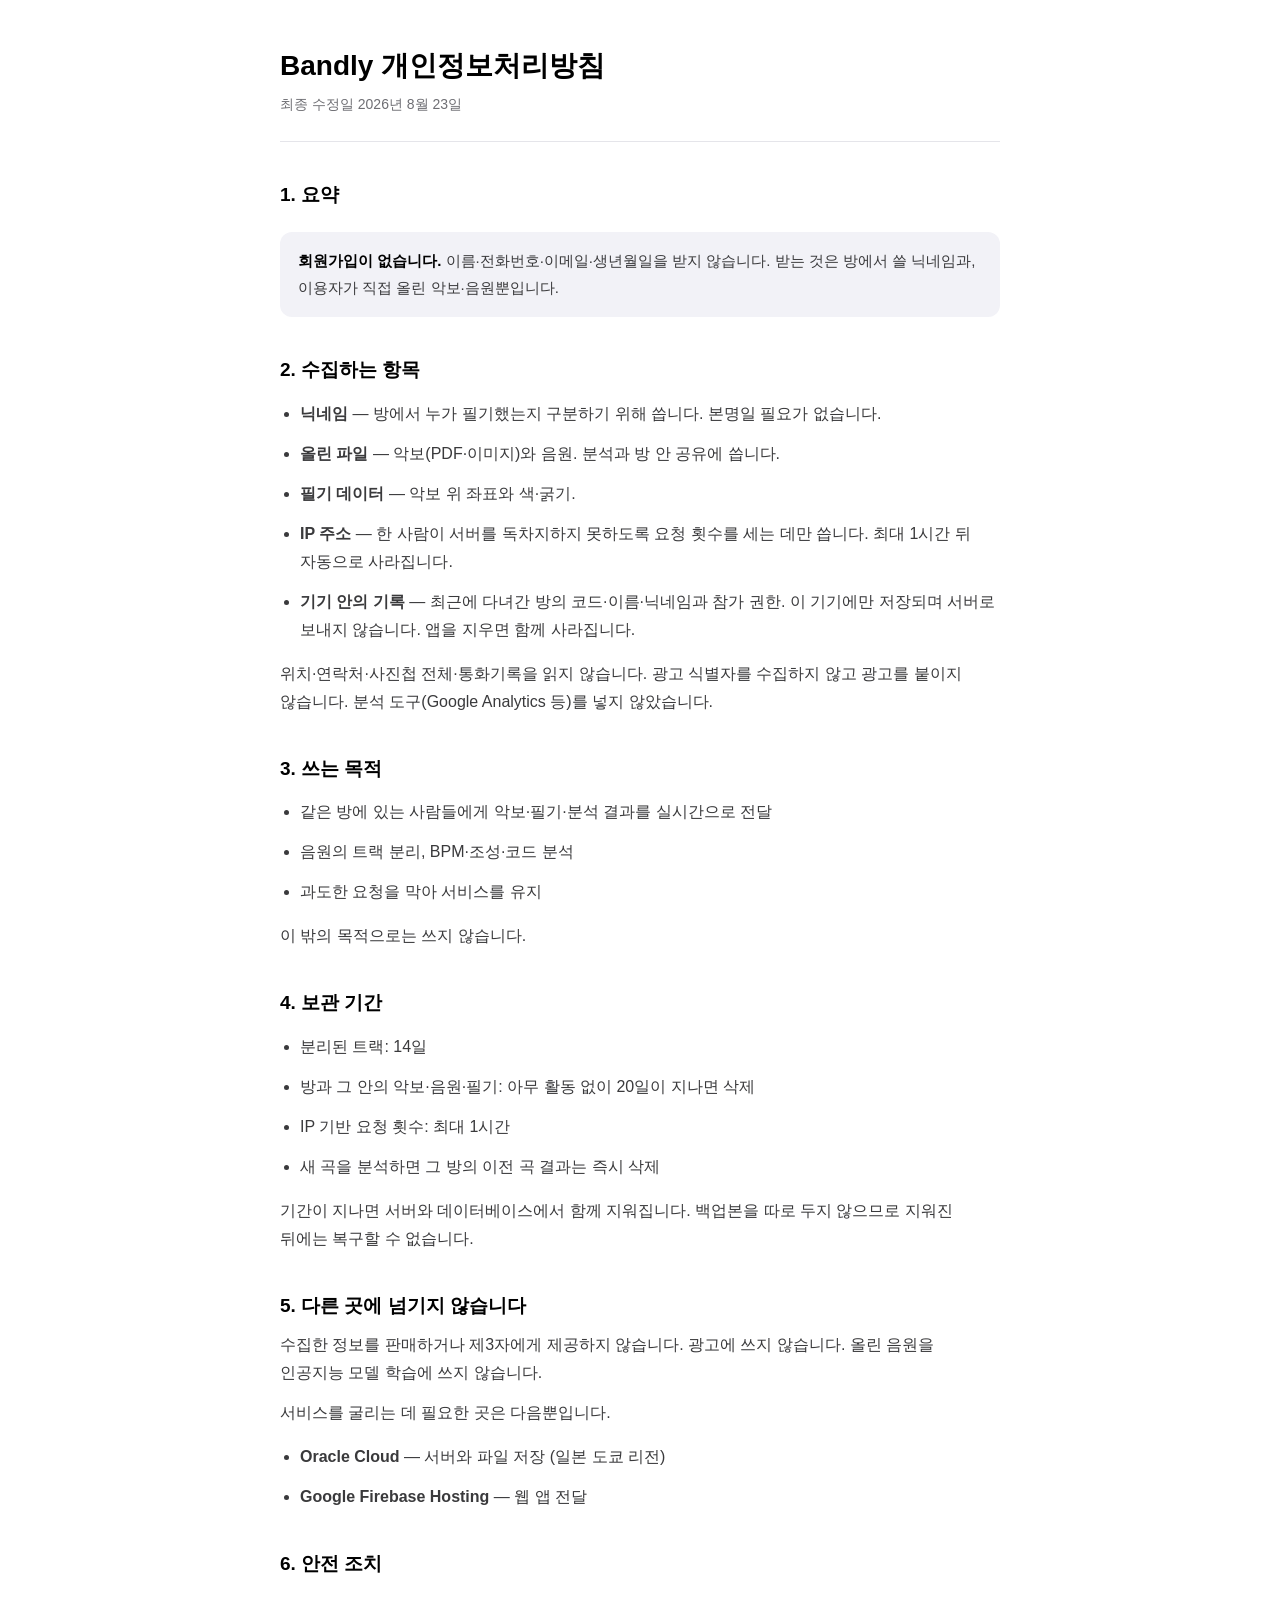
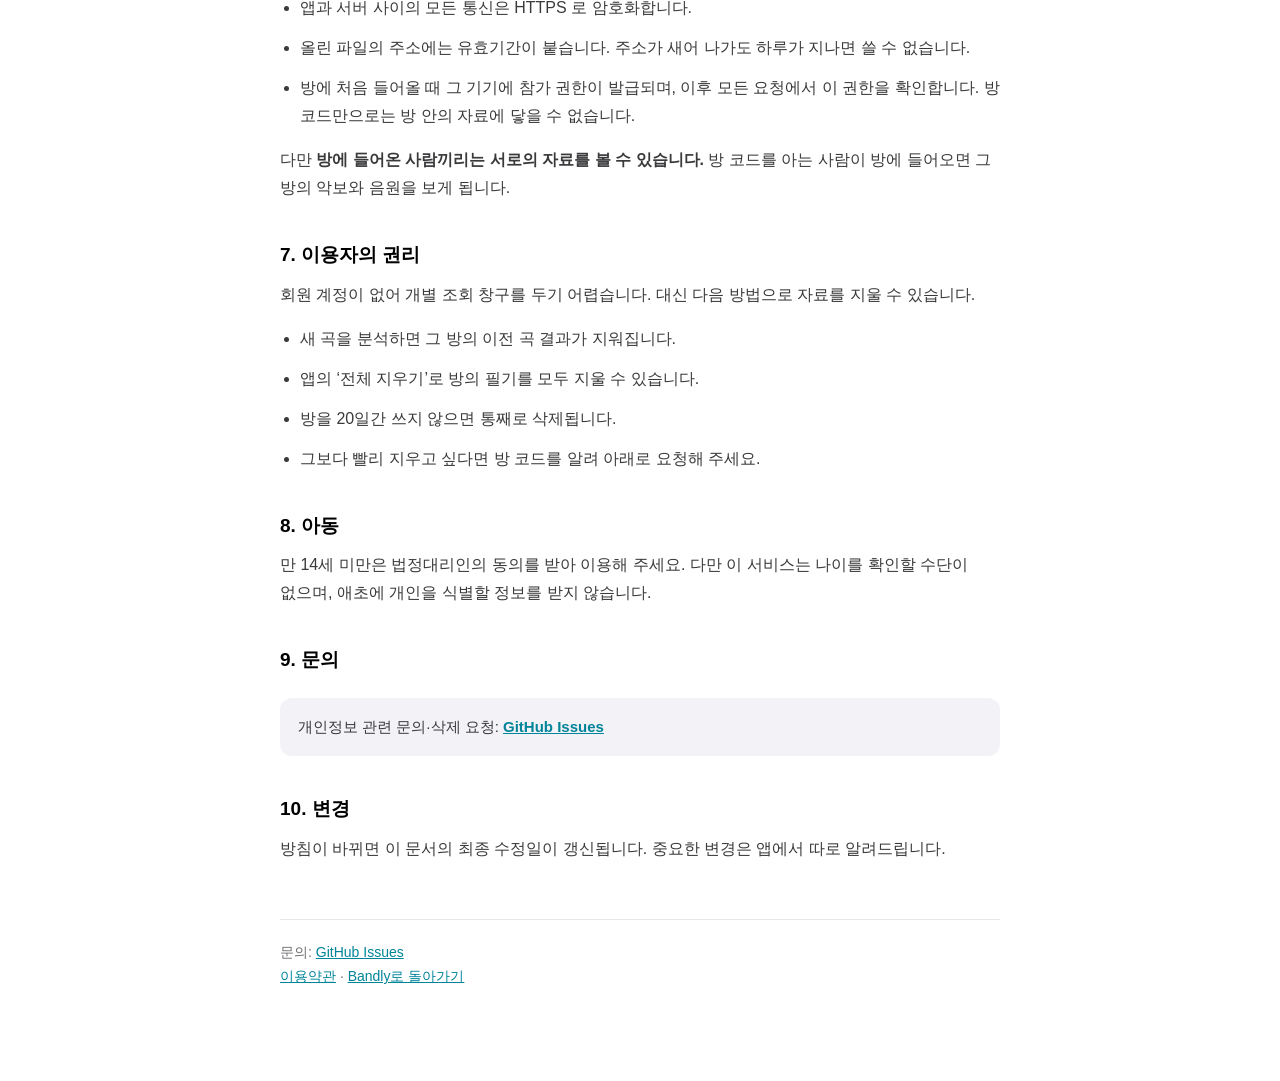
<file: web/privacy.html>
<!DOCTYPE html>
<html lang="ko">
<head>
<meta charset="utf-8">
<meta name="viewport" content="width=device-width, initial-scale=1">
<title>Bandly 개인정보처리방침</title>
<link rel="stylesheet" href="legal.css">
</head>
<body>
<main>

<header>
  <h1>Bandly 개인정보처리방침</h1>
  <p class="updated">최종 수정일 2026년 8월 23일</p>
</header>

<h2>1. 요약</h2>
<div class="notice">
  <strong>회원가입이 없습니다.</strong> 이름·전화번호·이메일·생년월일을 받지
  않습니다. 받는 것은 방에서 쓸 닉네임과, 이용자가 직접 올린 악보·음원뿐입니다.
</div>

<h2>2. 수집하는 항목</h2>
<ul>
  <li>
    <strong>닉네임</strong> — 방에서 누가 필기했는지 구분하기 위해 씁니다.
    본명일 필요가 없습니다.
  </li>
  <li>
    <strong>올린 파일</strong> — 악보(PDF·이미지)와 음원. 분석과 방 안 공유에
    씁니다.
  </li>
  <li>
    <strong>필기 데이터</strong> — 악보 위 좌표와 색·굵기.
  </li>
  <li>
    <strong>IP 주소</strong> — 한 사람이 서버를 독차지하지 못하도록 요청 횟수를
    세는 데만 씁니다. 최대 1시간 뒤 자동으로 사라집니다.
  </li>
  <li>
    <strong>기기 안의 기록</strong> — 최근에 다녀간 방의 코드·이름·닉네임과 참가
    권한. 이 기기에만 저장되며 서버로 보내지 않습니다. 앱을 지우면 함께
    사라집니다.
  </li>
</ul>
<p>
  위치·연락처·사진첩 전체·통화기록을 읽지 않습니다. 광고 식별자를 수집하지 않고
  광고를 붙이지 않습니다. 분석 도구(Google Analytics 등)를 넣지 않았습니다.
</p>

<h2>3. 쓰는 목적</h2>
<ul>
  <li>같은 방에 있는 사람들에게 악보·필기·분석 결과를 실시간으로 전달</li>
  <li>음원의 트랙 분리, BPM·조성·코드 분석</li>
  <li>과도한 요청을 막아 서비스를 유지</li>
</ul>
<p>이 밖의 목적으로는 쓰지 않습니다.</p>

<h2>4. 보관 기간</h2>
<ul>
  <li>분리된 트랙: 14일</li>
  <li>방과 그 안의 악보·음원·필기: 아무 활동 없이 20일이 지나면 삭제</li>
  <li>IP 기반 요청 횟수: 최대 1시간</li>
  <li>새 곡을 분석하면 그 방의 이전 곡 결과는 즉시 삭제</li>
</ul>
<p>
  기간이 지나면 서버와 데이터베이스에서 함께 지워집니다. 백업본을 따로 두지
  않으므로 지워진 뒤에는 복구할 수 없습니다.
</p>

<h2>5. 다른 곳에 넘기지 않습니다</h2>
<p>
  수집한 정보를 판매하거나 제3자에게 제공하지 않습니다. 광고에 쓰지 않습니다.
  올린 음원을 인공지능 모델 학습에 쓰지 않습니다.
</p>
<p>서비스를 굴리는 데 필요한 곳은 다음뿐입니다.</p>
<ul>
  <li><strong>Oracle Cloud</strong> — 서버와 파일 저장 (일본 도쿄 리전)</li>
  <li><strong>Google Firebase Hosting</strong> — 웹 앱 전달</li>
</ul>

<h2>6. 안전 조치</h2>
<ul>
  <li>앱과 서버 사이의 모든 통신은 HTTPS 로 암호화합니다.</li>
  <li>
    올린 파일의 주소에는 유효기간이 붙습니다. 주소가 새어 나가도 하루가 지나면
    쓸 수 없습니다.
  </li>
  <li>
    방에 처음 들어올 때 그 기기에 참가 권한이 발급되며, 이후 모든 요청에서
    이 권한을 확인합니다. 방 코드만으로는 방 안의 자료에 닿을 수 없습니다.
  </li>
</ul>
<p>
  다만 <strong>방에 들어온 사람끼리는 서로의 자료를 볼 수 있습니다.</strong>
  방 코드를 아는 사람이 방에 들어오면 그 방의 악보와 음원을 보게 됩니다.
</p>

<h2>7. 이용자의 권리</h2>
<p>
  회원 계정이 없어 개별 조회 창구를 두기 어렵습니다. 대신 다음 방법으로 자료를
  지울 수 있습니다.
</p>
<ul>
  <li>새 곡을 분석하면 그 방의 이전 곡 결과가 지워집니다.</li>
  <li>앱의 ‘전체 지우기’로 방의 필기를 모두 지울 수 있습니다.</li>
  <li>방을 20일간 쓰지 않으면 통째로 삭제됩니다.</li>
  <li>
    그보다 빨리 지우고 싶다면 방 코드를 알려 아래로 요청해 주세요.
  </li>
</ul>

<h2>8. 아동</h2>
<p>
  만 14세 미만은 법정대리인의 동의를 받아 이용해 주세요. 다만 이 서비스는 나이를
  확인할 수단이 없으며, 애초에 개인을 식별할 정보를 받지 않습니다.
</p>

<h2>9. 문의</h2>
<div class="notice">
  개인정보 관련 문의·삭제 요청: <strong><a href="https://github.com/rlaalswo1222/EnsembleSync/issues">GitHub Issues</a></strong>
</div>

<h2>10. 변경</h2>
<p>
  방침이 바뀌면 이 문서의 최종 수정일이 갱신됩니다. 중요한 변경은 앱에서 따로
  알려드립니다.
</p>

<footer>
  <p>
    문의: <a href="https://github.com/rlaalswo1222/EnsembleSync/issues">GitHub Issues</a><br>
    <a href="/terms.html">이용약관</a> ·
    <a href="/">Bandly로 돌아가기</a>
  </p>
</footer>

</main>
</body>
</html>
</file>
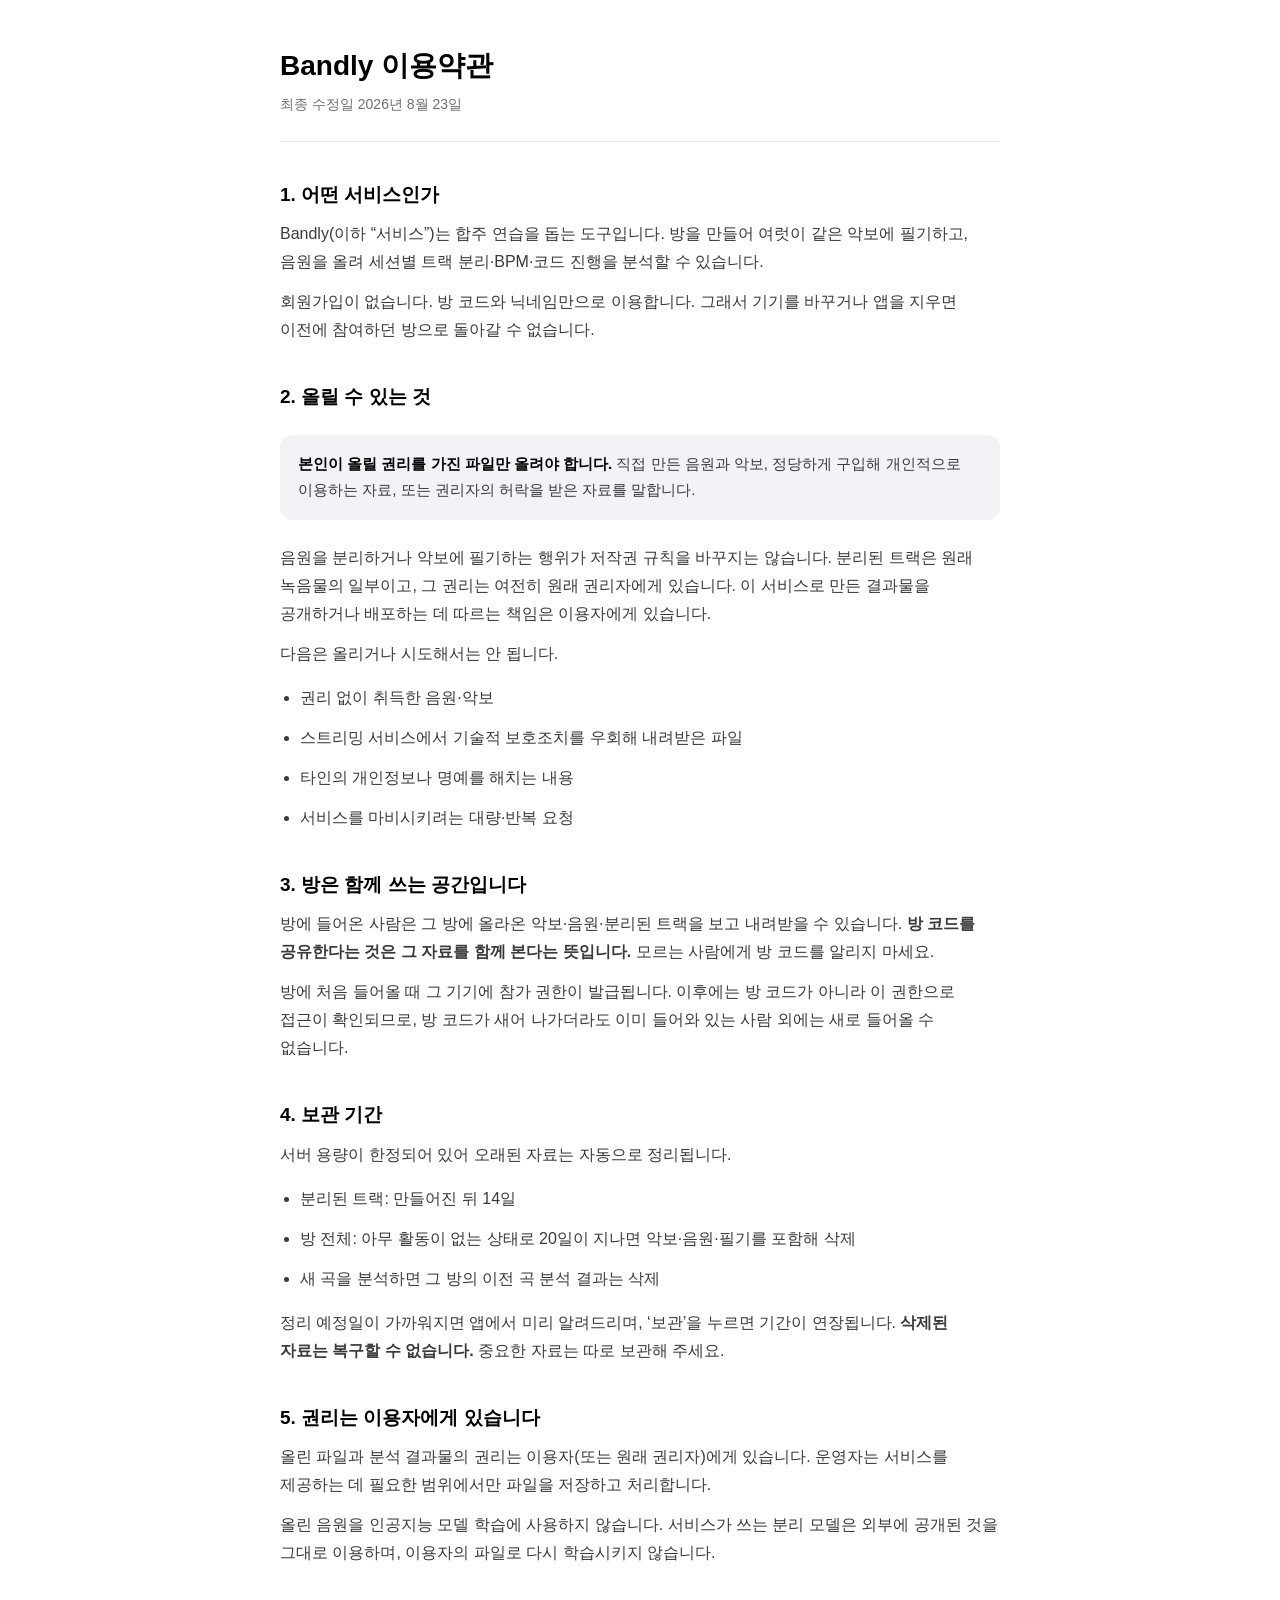
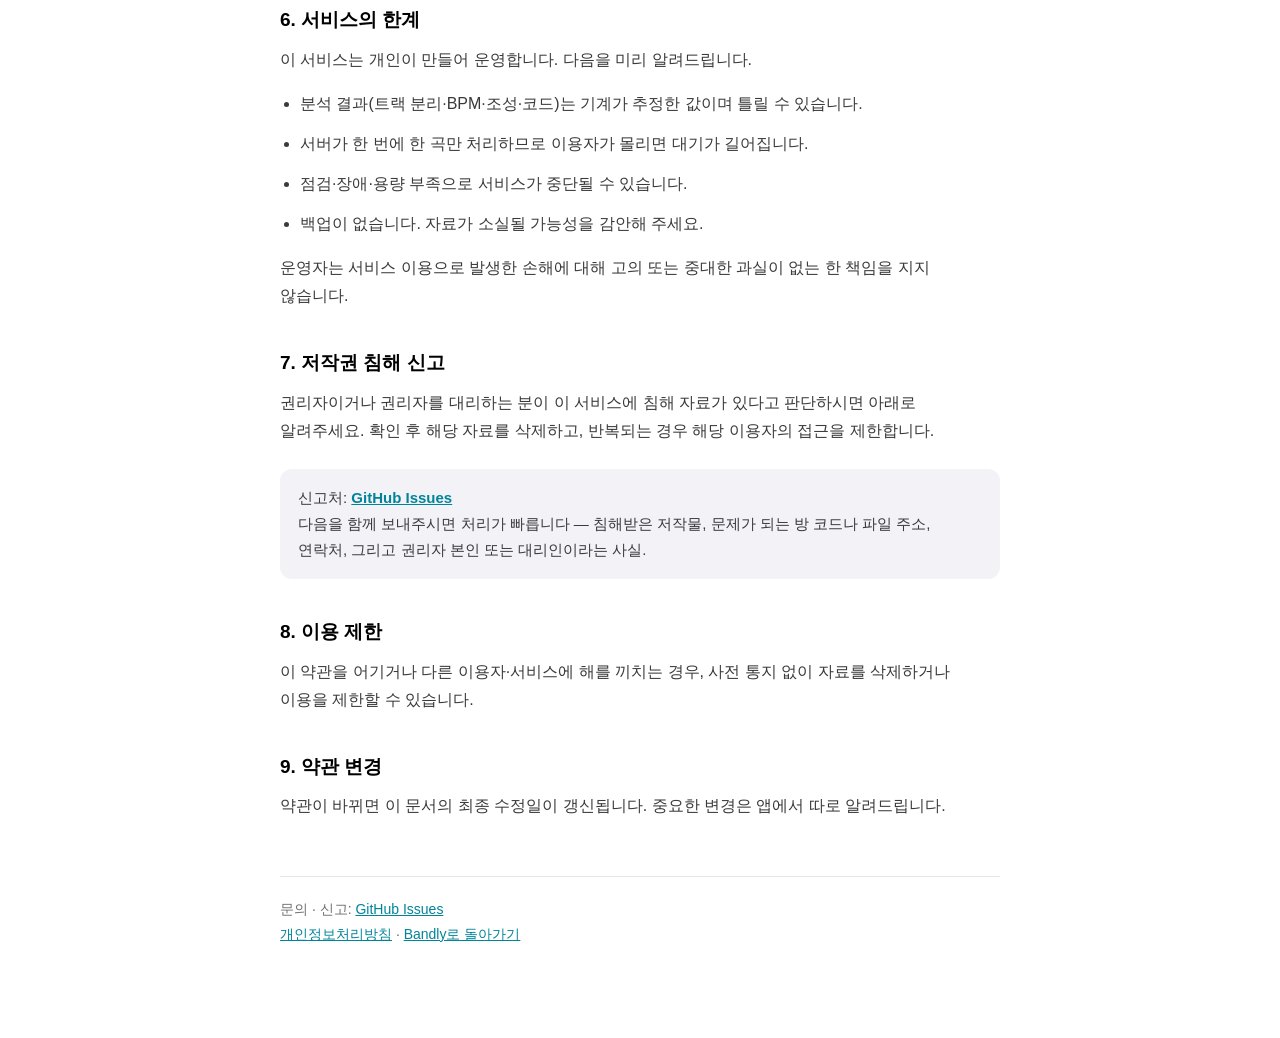
<file: web/terms.html>
<!DOCTYPE html>
<html lang="ko">
<head>
<meta charset="utf-8">
<meta name="viewport" content="width=device-width, initial-scale=1">
<title>Bandly 이용약관</title>
<link rel="stylesheet" href="legal.css">
</head>
<body>
<main>

<header>
  <h1>Bandly 이용약관</h1>
  <p class="updated">최종 수정일 2026년 8월 23일</p>
</header>

<h2>1. 어떤 서비스인가</h2>
<p>
  Bandly(이하 “서비스”)는 합주 연습을 돕는 도구입니다. 방을 만들어 여럿이 같은
  악보에 필기하고, 음원을 올려 세션별 트랙 분리·BPM·코드 진행을 분석할 수
  있습니다.
</p>
<p>
  회원가입이 없습니다. 방 코드와 닉네임만으로 이용합니다. 그래서 기기를 바꾸거나
  앱을 지우면 이전에 참여하던 방으로 돌아갈 수 없습니다.
</p>

<h2>2. 올릴 수 있는 것</h2>
<div class="notice">
  <strong>본인이 올릴 권리를 가진 파일만 올려야 합니다.</strong>
  직접 만든 음원과 악보, 정당하게 구입해 개인적으로 이용하는 자료, 또는 권리자의
  허락을 받은 자료를 말합니다.
</div>
<p>
  음원을 분리하거나 악보에 필기하는 행위가 저작권 규칙을 바꾸지는 않습니다.
  분리된 트랙은 원래 녹음물의 일부이고, 그 권리는 여전히 원래 권리자에게 있습니다.
  이 서비스로 만든 결과물을 공개하거나 배포하는 데 따르는 책임은 이용자에게
  있습니다.
</p>
<p>다음은 올리거나 시도해서는 안 됩니다.</p>
<ul>
  <li>권리 없이 취득한 음원·악보</li>
  <li>스트리밍 서비스에서 기술적 보호조치를 우회해 내려받은 파일</li>
  <li>타인의 개인정보나 명예를 해치는 내용</li>
  <li>서비스를 마비시키려는 대량·반복 요청</li>
</ul>

<h2>3. 방은 함께 쓰는 공간입니다</h2>
<p>
  방에 들어온 사람은 그 방에 올라온 악보·음원·분리된 트랙을 보고 내려받을 수
  있습니다. <strong>방 코드를 공유한다는 것은 그 자료를 함께 본다는 뜻입니다.</strong>
  모르는 사람에게 방 코드를 알리지 마세요.
</p>
<p>
  방에 처음 들어올 때 그 기기에 참가 권한이 발급됩니다. 이후에는 방 코드가 아니라
  이 권한으로 접근이 확인되므로, 방 코드가 새어 나가더라도 이미 들어와 있는 사람
  외에는 새로 들어올 수 없습니다.
</p>

<h2>4. 보관 기간</h2>
<p>
  서버 용량이 한정되어 있어 오래된 자료는 자동으로 정리됩니다.
</p>
<ul>
  <li>분리된 트랙: 만들어진 뒤 14일</li>
  <li>방 전체: 아무 활동이 없는 상태로 20일이 지나면 악보·음원·필기를 포함해 삭제</li>
  <li>새 곡을 분석하면 그 방의 이전 곡 분석 결과는 삭제</li>
</ul>
<p>
  정리 예정일이 가까워지면 앱에서 미리 알려드리며, ‘보관’을 누르면 기간이
  연장됩니다. <strong>삭제된 자료는 복구할 수 없습니다.</strong> 중요한 자료는 따로
  보관해 주세요.
</p>

<h2>5. 권리는 이용자에게 있습니다</h2>
<p>
  올린 파일과 분석 결과물의 권리는 이용자(또는 원래 권리자)에게 있습니다. 운영자는
  서비스를 제공하는 데 필요한 범위에서만 파일을 저장하고 처리합니다.
</p>
<p>
  올린 음원을 인공지능 모델 학습에 사용하지 않습니다. 서비스가 쓰는 분리 모델은
  외부에 공개된 것을 그대로 이용하며, 이용자의 파일로 다시 학습시키지 않습니다.
</p>

<h2>6. 서비스의 한계</h2>
<p>
  이 서비스는 개인이 만들어 운영합니다. 다음을 미리 알려드립니다.
</p>
<ul>
  <li>분석 결과(트랙 분리·BPM·조성·코드)는 기계가 추정한 값이며 틀릴 수 있습니다.</li>
  <li>서버가 한 번에 한 곡만 처리하므로 이용자가 몰리면 대기가 길어집니다.</li>
  <li>점검·장애·용량 부족으로 서비스가 중단될 수 있습니다.</li>
  <li>백업이 없습니다. 자료가 소실될 가능성을 감안해 주세요.</li>
</ul>
<p>
  운영자는 서비스 이용으로 발생한 손해에 대해 고의 또는 중대한 과실이 없는 한
  책임을 지지 않습니다.
</p>

<h2>7. 저작권 침해 신고</h2>
<p>
  권리자이거나 권리자를 대리하는 분이 이 서비스에 침해 자료가 있다고 판단하시면
  아래로 알려주세요. 확인 후 해당 자료를 삭제하고, 반복되는 경우 해당 이용자의
  접근을 제한합니다.
</p>
<div class="notice">
  신고처: <strong><a href="https://github.com/rlaalswo1222/EnsembleSync/issues">GitHub Issues</a></strong><br>
  다음을 함께 보내주시면 처리가 빠릅니다 — 침해받은 저작물, 문제가 되는 방 코드나
  파일 주소, 연락처, 그리고 권리자 본인 또는 대리인이라는 사실.
</div>

<h2>8. 이용 제한</h2>
<p>
  이 약관을 어기거나 다른 이용자·서비스에 해를 끼치는 경우, 사전 통지 없이 자료를
  삭제하거나 이용을 제한할 수 있습니다.
</p>

<h2>9. 약관 변경</h2>
<p>
  약관이 바뀌면 이 문서의 최종 수정일이 갱신됩니다. 중요한 변경은 앱에서 따로
  알려드립니다.
</p>

<footer>
  <p>
    문의 · 신고: <a href="https://github.com/rlaalswo1222/EnsembleSync/issues">GitHub Issues</a><br>
    <a href="/privacy.html">개인정보처리방침</a> ·
    <a href="/">Bandly로 돌아가기</a>
  </p>
</footer>

</main>
</body>
</html>
</file>
<file: web/legal.css>
/* 약관·방침 문서의 공통 서식.
 *
 * 앱과 같은 무채색을 쓴다. 법적 문서라고 해서 따로 노는 회색 표는 필요
 * 없고, 읽는 사람이 같은 서비스의 일부라고 느끼는 편이 낫다. */
:root {
  --ink: #000000;
  --ink-body: #3a3a3c;
  --ink-secondary: #6e6e73;
  --separator: #e5e5ea;
  --canvas: #f2f2f7;
  --accent: #00849a;
}

* {
  box-sizing: border-box;
}

body {
  margin: 0;
  padding: 0 20px 80px;
  background: #ffffff;
  color: var(--ink-body);
  font-family: -apple-system, BlinkMacSystemFont, "Pretendard", "Apple SD Gothic Neo",
    "Malgun Gothic", sans-serif;
  font-size: 16px;
  line-height: 1.75;
  word-break: keep-all;
}

main {
  max-width: 720px;
  margin: 0 auto;
}

header {
  padding: 48px 0 24px;
  border-bottom: 1px solid var(--separator);
  margin-bottom: 32px;
}

h1 {
  margin: 0 0 8px;
  font-size: 28px;
  line-height: 1.3;
  color: var(--ink);
}

.updated {
  margin: 0;
  font-size: 14px;
  color: var(--ink-secondary);
}

h2 {
  margin: 40px 0 12px;
  font-size: 19px;
  line-height: 1.4;
  color: var(--ink);
}

p,
li {
  margin: 0 0 12px;
}

ul {
  padding-left: 20px;
}

a {
  color: var(--accent);
}

/* 꼭 읽고 넘어가야 하는 대목. 저작권처럼 사용자가 책임을 지는 부분이다. */
.notice {
  margin: 24px 0;
  padding: 16px 18px;
  background: var(--canvas);
  border-radius: 12px;
  font-size: 15px;
}

.notice strong {
  color: var(--ink);
}

footer {
  margin-top: 56px;
  padding-top: 20px;
  border-top: 1px solid var(--separator);
  font-size: 14px;
  color: var(--ink-secondary);
}

@media (prefers-color-scheme: dark) {
  :root {
    --ink: #ffffff;
    --ink-body: #d1d1d6;
    --ink-secondary: #8e8e93;
    --separator: #2c2c2e;
    --canvas: #1c1c1e;
    --accent: #4fc3d5;
  }
  body {
    background: #000000;
  }
}
</file>
